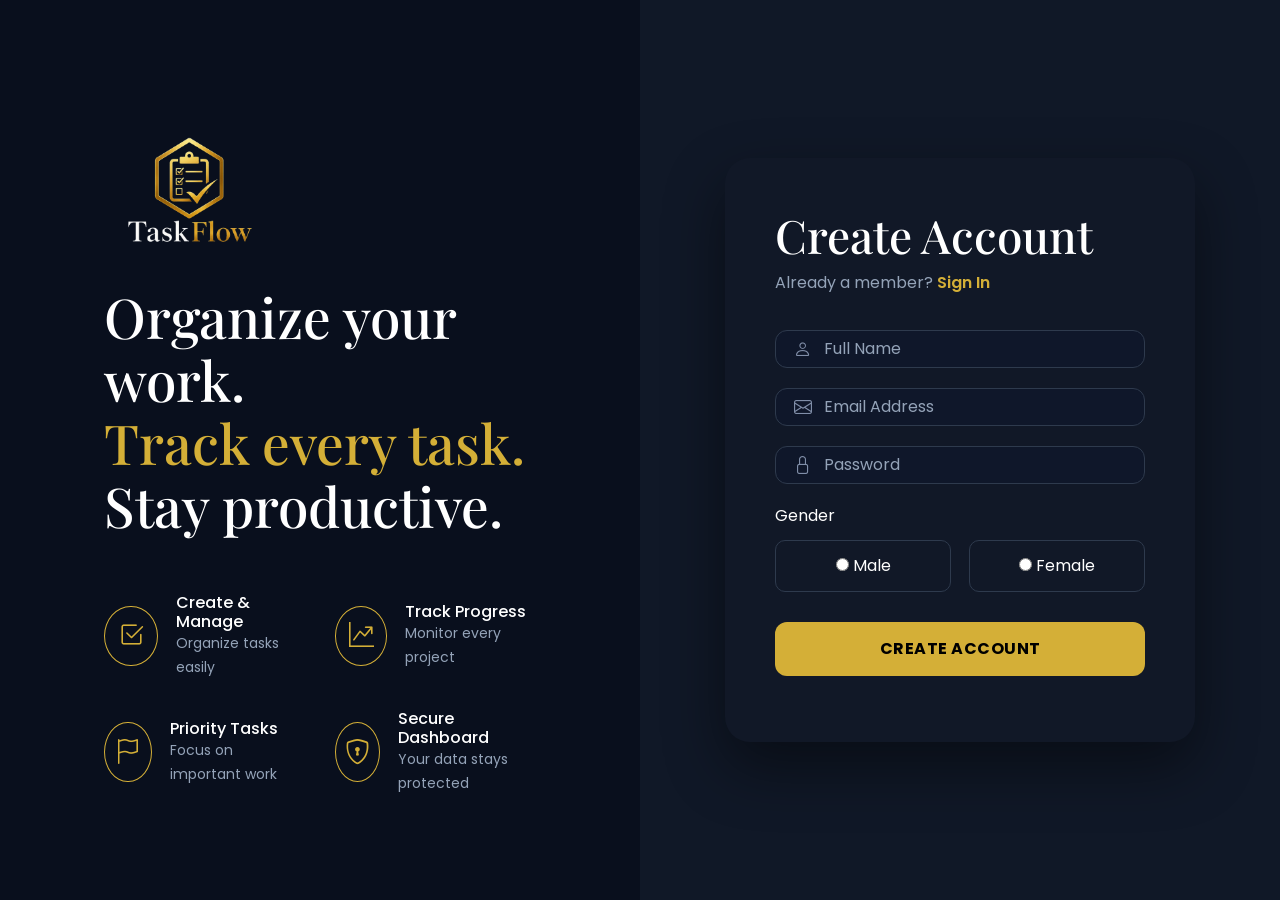
<file: Practice API/index.html>
<!DOCTYPE html>
<html lang="en">

<head>
    <meta charset="UTF-8">
    <meta name="viewport" content="width=device-width, initial-scale=1.0">
    <title>SignUp</title>
    <link href="https://cdn.jsdelivr.net/npm/bootstrap@5.0.2/dist/css/bootstrap.min.css" rel="stylesheet"
        integrity="sha384-EVSTQN3/azprG1Anm3QDgpJLIm9Nao0Yz1ztcQTwFspd3yD65VohhpuuCOmLASjC" crossorigin="anonymous">
    <link rel="stylesheet" href="https://cdn.jsdelivr.net/npm/bootstrap-icons@1.11.3/font/bootstrap-icons.min.css">
    <link rel="stylesheet" href="./css/index.css">
</head>

<body>

    <div class="container-fluid vh-100">
        <div class="row h-100">

            <!-- Left Side -->
            <div class="col-lg-6 left-section">

                <div class="left-content">

                        <img src="../Practice API/images/Logo.png" class="logo" alt="TaskFlow Logo">

                    <h1 class="hero-title">
                        Organize your work.<br>
                        <span>Track every task.</span><br>
                        Stay productive.
                    </h1>

                    <div class="feature-grid">

                        <div class="feature-item">
                            <div class="icon-circle">
                                <i class="bi bi-check2-square"></i>
                            </div>
                            <div>
                                <h6>Create & Manage</h6>
                                <small>Organize tasks easily</small>
                            </div>
                        </div>

                        <div class="feature-item">
                            <div class="icon-circle">
                                <i class="bi bi-graph-up-arrow"></i>
                            </div>
                            <div>
                                <h6>Track Progress</h6>
                                <small>Monitor every project</small>
                            </div>
                        </div>

                        <div class="feature-item">
                            <div class="icon-circle">
                                <i class="bi bi-flag"></i>
                            </div>
                            <div>
                                <h6>Priority Tasks</h6>
                                <small>Focus on important work</small>
                            </div>
                        </div>

                        <div class="feature-item">
                            <div class="icon-circle">
                                <i class="bi bi-shield-lock"></i>
                            </div>
                            <div>
                                <h6>Secure Dashboard</h6>
                                <small>Your data stays protected</small>
                            </div>
                        </div>

                    </div>

                </div>

            </div>

            <!-- Right Side -->

            <div class="col-lg-6 right-section">

                <form id="signupForm" class="signup-card">

                    <h2>Create Account</h2>

                    <p class="login-link">
                        Already a member?
                        <a href="./Login.html">Sign In</a>
                    </p>

                    <div class="input-group-custom">
                        <i class="bi bi-person"></i>
                        <input type="text" id="fullName" class="form-control" placeholder="Full Name" required>
                    </div>

                    <div class="input-group-custom">
                        <i class="bi bi-envelope"></i>
                        <input type="email" id="email" class="form-control" placeholder="Email Address" required>
                    </div>

                    <div class="input-group-custom">
                        <i class="bi bi-lock"></i>
                        <input type="password" id="pwd" class="form-control" placeholder="Password" required>
                    </div>

                    <label class="gender-title">Gender</label>

                    <div class="gender-box">

                        <label class="gender-option">
                            <input type="radio" name="gender" value="male">
                            Male
                        </label>

                        <label class="gender-option">
                            <input type="radio" name="gender" value="female">
                            Female
                        </label>

                    </div>

                    <button class="signup-btn">
                        CREATE ACCOUNT
                    </button>

                    <p id="message"></p>

                </form>

            </div>

        </div>
    </div>

    <script src="./js/index.js"></script>
    <script src="https://cdn.jsdelivr.net/npm/bootstrap@5.0.2/dist/js/bootstrap.bundle.min.js"
        integrity="sha384-MrcW6ZMFYlzcLA8Nl+NtUVF0sA7MsXsP1UyJoMp4YLEuNSfAP+JcXn/tWtIaxVXM"
        crossorigin="anonymous"></script>

</body>

</html>
</file>
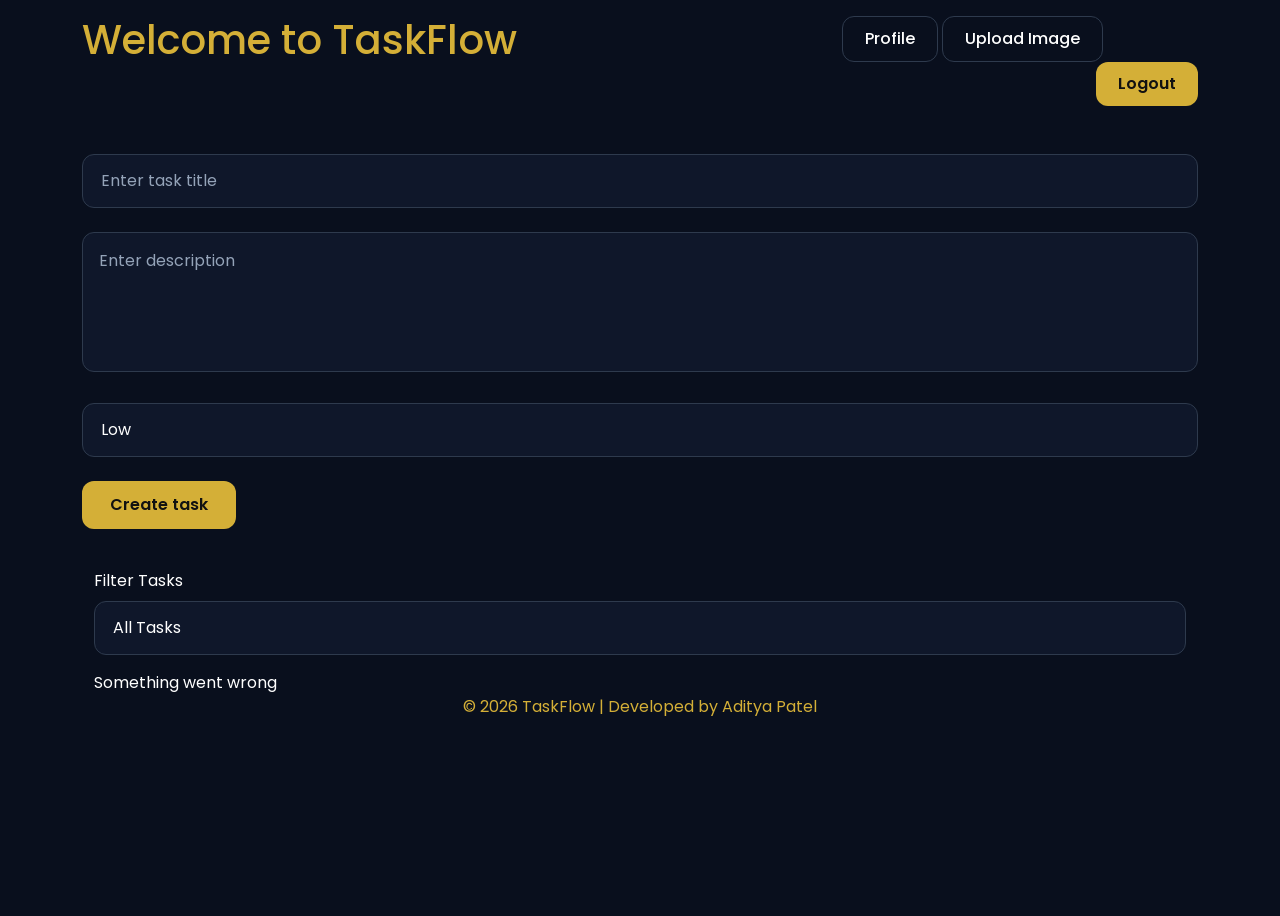
<file: Practice API/Dashboard.html>
<!DOCTYPE html>
<html lang="en">

<head>
    <meta charset="UTF-8">
    <meta name="viewport" content="width=device-width, initial-scale=1.0">
    <title>Dashboard</title>
    <link href="https://cdn.jsdelivr.net/npm/bootstrap@5.0.2/dist/css/bootstrap.min.css" rel="stylesheet"
        integrity="sha384-EVSTQN3/azprG1Anm3QDgpJLIm9Nao0Yz1ztcQTwFspd3yD65VohhpuuCOmLASjC" crossorigin="anonymous">
        <link rel="stylesheet" href="./css/dashboard.css">
    <style>
        .btn-danger {
            float: right;
            /* width: 100%; */
        }
    </style>

</head>

<body>

        <div class="container mt-3">
            <div class="row">
                <div class="col-8">
                    <h1>Welcome to <span>TaskFlow</span></h1>
                </div>
                <div class="col-4">
                    <button class="btn btn-primary" id="profileBtn">Profile</button>
                    <button class="btn btn-success" onclick="window.location.href='upload.html'">
                        Upload Image
                    </button>
                    <button class="btn btn-danger" id="logoutBtn">Logout</button>
                </div>
            </div>
        </div>

        <div class="container mt-5">

            <form action="#" id="taskForm">
                <input type="text" class="form-control mb-4" placeholder="Enter task title" id="title">
                <textarea id="description" placeholder="Enter description" class="class-form mb-4"></textarea>
                <select name="priority" id="priority" class="form-control mb-4">
                    <option value="low">Low</option>
                    <option value="medium">Medium</option>
                    <option value="high">High</option>
                </select>
                <button type="submit" class="btn btn-primary mb-2">Create task</button>
                <p id="message"></p>
            </form>



            <div class="container">
                <div class="row">
                    <div class="mb-3 mt-3">
                        <label for="priorityFilter" class="form-label">Filter Tasks</label>
                        <select id="priorityFilter" class="form-select">
                            <option value="">All Tasks</option>
                            <option value="high">High Priority</option>
                            <option value="medium">Medium Priority</option>
                            <option value="low">Low Priority</option>
                        </select>
                    </div>
                    <div id="taskList"></div>
                </div>
            </div>

        </div>

        <footer>© 2026 TaskFlow | Developed by Aditya Patel</footer>

    <script src="./js/Dashboard.js"></script>
    <script src="https://cdn.jsdelivr.net/npm/bootstrap@5.0.2/dist/js/bootstrap.bundle.min.js"
        integrity="sha384-MrcW6ZMFYlzcLA8Nl+NtUVF0sA7MsXsP1UyJoMp4YLEuNSfAP+JcXn/tWtIaxVXM"
        crossorigin="anonymous"></script>
</body>

</html>
</file>
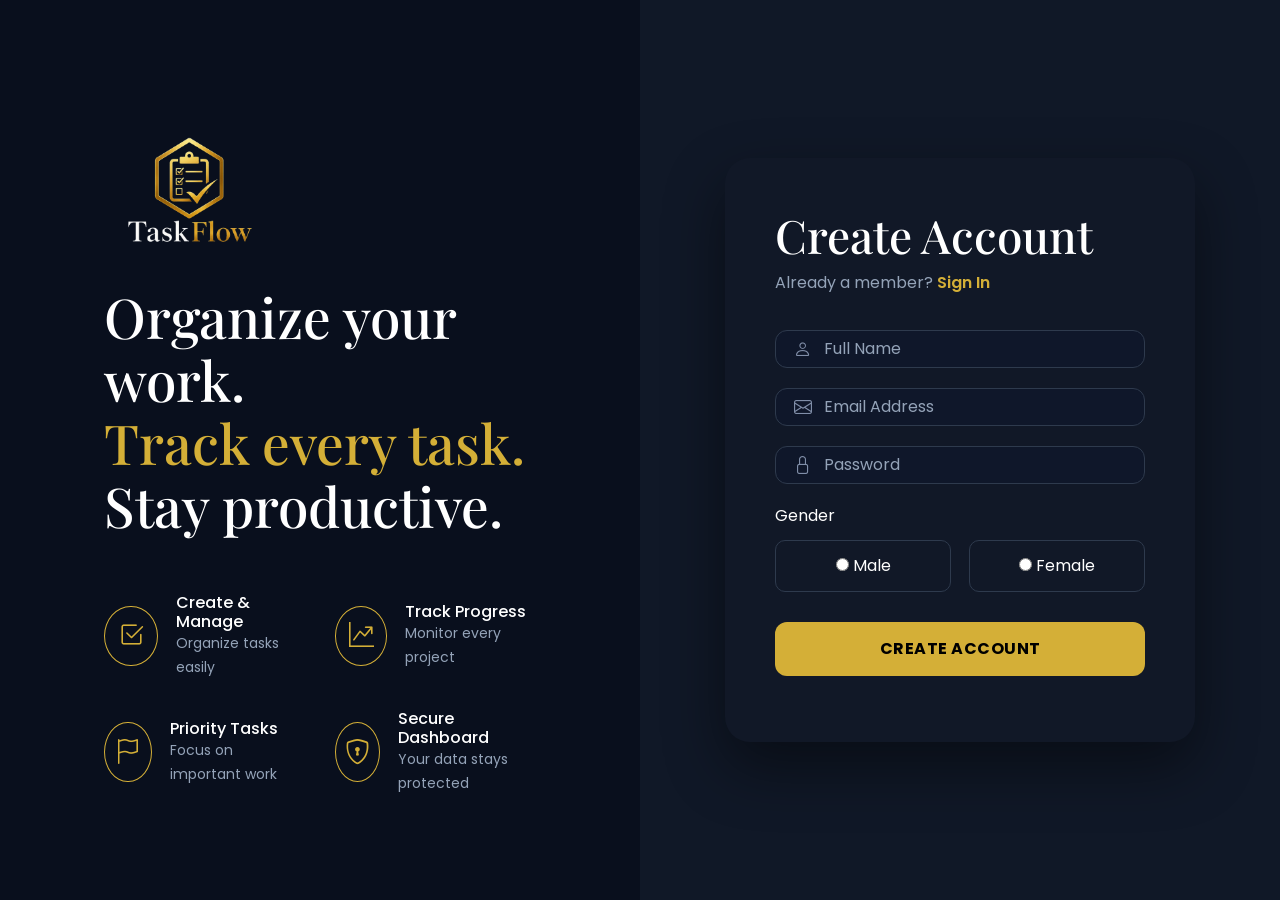
<file: Practice API/signUp.html>
<!DOCTYPE html>
<html lang="en">

<head>
    <meta charset="UTF-8">
    <meta name="viewport" content="width=device-width, initial-scale=1.0">
    <title>SignUp</title>
    <link href="https://cdn.jsdelivr.net/npm/bootstrap@5.0.2/dist/css/bootstrap.min.css" rel="stylesheet"
        integrity="sha384-EVSTQN3/azprG1Anm3QDgpJLIm9Nao0Yz1ztcQTwFspd3yD65VohhpuuCOmLASjC" crossorigin="anonymous">
    <link rel="stylesheet" href="https://cdn.jsdelivr.net/npm/bootstrap-icons@1.11.3/font/bootstrap-icons.min.css">
    <link rel="stylesheet" href="./css/signUp.css">
</head>

<body>

    <div class="container-fluid vh-100">
        <div class="row h-100">

            <!-- Left Side -->
            <div class="col-lg-6 left-section">

                <div class="left-content">

                        <img src="../Practice API/images/Logo.png" class="logo" alt="TaskFlow Logo">

                    <h1 class="hero-title">
                        Organize your work.<br>
                        <span>Track every task.</span><br>
                        Stay productive.
                    </h1>

                    <div class="feature-grid">

                        <div class="feature-item">
                            <div class="icon-circle">
                                <i class="bi bi-check2-square"></i>
                            </div>
                            <div>
                                <h6>Create & Manage</h6>
                                <small>Organize tasks easily</small>
                            </div>
                        </div>

                        <div class="feature-item">
                            <div class="icon-circle">
                                <i class="bi bi-graph-up-arrow"></i>
                            </div>
                            <div>
                                <h6>Track Progress</h6>
                                <small>Monitor every project</small>
                            </div>
                        </div>

                        <div class="feature-item">
                            <div class="icon-circle">
                                <i class="bi bi-flag"></i>
                            </div>
                            <div>
                                <h6>Priority Tasks</h6>
                                <small>Focus on important work</small>
                            </div>
                        </div>

                        <div class="feature-item">
                            <div class="icon-circle">
                                <i class="bi bi-shield-lock"></i>
                            </div>
                            <div>
                                <h6>Secure Dashboard</h6>
                                <small>Your data stays protected</small>
                            </div>
                        </div>

                    </div>

                </div>

            </div>

            <!-- Right Side -->

            <div class="col-lg-6 right-section">

                <form id="signupForm" class="signup-card">

                    <h2>Create Account</h2>

                    <p class="login-link">
                        Already a member?
                        <a href="./Login.html">Sign In</a>
                    </p>

                    <div class="input-group-custom">
                        <i class="bi bi-person"></i>
                        <input type="text" id="fullName" class="form-control" placeholder="Full Name" required>
                    </div>

                    <div class="input-group-custom">
                        <i class="bi bi-envelope"></i>
                        <input type="email" id="email" class="form-control" placeholder="Email Address" required>
                    </div>

                    <div class="input-group-custom">
                        <i class="bi bi-lock"></i>
                        <input type="password" id="pwd" class="form-control" placeholder="Password" required>
                    </div>

                    <label class="gender-title">Gender</label>

                    <div class="gender-box">

                        <label class="gender-option">
                            <input type="radio" name="gender" value="male">
                            Male
                        </label>

                        <label class="gender-option">
                            <input type="radio" name="gender" value="female">
                            Female
                        </label>

                    </div>

                    <button class="signup-btn">
                        CREATE ACCOUNT
                    </button>

                    <p id="message"></p>

                </form>

            </div>

        </div>
    </div>

    <script src="./js/signUp.js"></script>
    <script src="https://cdn.jsdelivr.net/npm/bootstrap@5.0.2/dist/js/bootstrap.bundle.min.js"
        integrity="sha384-MrcW6ZMFYlzcLA8Nl+NtUVF0sA7MsXsP1UyJoMp4YLEuNSfAP+JcXn/tWtIaxVXM"
        crossorigin="anonymous"></script>

</body>

</html>
</file>
<file: Practice API/css/index.css>
@import url('./variable.css');
/* ==========================================
   Left Section
========================================== */

.left-section {
    display: flex;
    justify-content: center;
    align-items: center;
    background: var(--bg-primary);
}

.left-content {
    width: 70%;
}

.logo {
    width: 170px;
    margin-bottom: 10px;
}

.hero-title {
    font-family: var(--heading-font);
    font-size: 55px;
    line-height: 1.15;
    color: var(--text-light);
    margin-bottom: 55px;
}

.hero-title span {
    color: var(--primary-color);
}

/* ==========================================
   Feature Grid
========================================== */

.feature-grid {
    display: grid;
    grid-template-columns: repeat(2, 1fr);
    gap: 30px;
}

.feature-item {
    display: flex;
    align-items: center;
}

.icon-circle {
    width: 60px;
    height: 60px;

    display: flex;
    justify-content: center;
    align-items: center;

    border: 1px solid var(--primary-color);
    border-radius: var(--radius-round);

    color: var(--primary-color);
    font-size: 25px;

    margin-right: 18px;
}

.feature-item h6 {
    color: var(--text-light);
    margin: 0;
}

.feature-item small {
    color: var(--text-muted);
}

/* ==========================================
   Right Section
========================================== */

.right-section {
    display: flex;
    justify-content: center;
    align-items: center;

    background: var(--bg-secondary);
}

.signup-card {
    width: 470px;
    padding: 50px;

    background: var(--card-bg);

    border-radius: var(--radius-lg);
    box-shadow: var(--card-shadow);
}

.signup-card h2 {
    font-family: var(--heading-font);
    font-size: 46px;
    color: var(--text-light);
}

.login-link {
    color: var(--text-muted);
    margin-bottom: 35px;
}

.login-link a {
    color: var(--primary-color);
    text-decoration: none;
    font-weight: 600;
}

/* ==========================================
   Input Fields
========================================== */

.input-group-custom {
    display: flex;
    align-items: center;

    margin-bottom: 20px;
    padding: 0 18px;

    background: var(--input-bg);

    border: 1px solid var(--border-color);
    border-radius: var(--radius-md);
}

.input-group-custom i {
    color: var(--icon-color);
    font-size: 18px;
}

.input-group-custom input {
    border: none !important;
    background: transparent !important;
    color: var(--text-light) !important;
    box-shadow: none !important;
}

.input-group-custom input::placeholder {
    color: var(--text-muted);
}

/* ==========================================
   Gender Selection
========================================== */

.gender-title {
    color: var(--text-light);
    margin-bottom: 12px;
}

.gender-box {
    display: flex;
    gap: 18px;
    margin-bottom: 30px;
}

.gender-option {
    flex: 1;

    padding: 13px;

    border: 1px solid var(--border-color);
    border-radius: var(--radius-sm);

    text-align: center;
    color: var(--text-light);

    cursor: pointer;
    transition: var(--transition);
}

.gender-option:hover {
    border-color: var(--primary-color);
}

/* ==========================================
   Buttons
========================================== */

.signup-btn {
    width: 100%;
    padding: 15px;

    background: var(--primary-color);
    color: #000;

    border: none;
    border-radius: var(--radius-md);

    font-weight: 700;
    letter-spacing: .5px;

    cursor: pointer;
    transition: var(--transition);
}

.signup-btn:hover {
    background: var(--primary-hover);
    transform: translateY(-2px);
}

/* ==========================================
   Responsive
========================================== */

@media (max-width: 992px) {

    .left-section {
        display: none;
    }

    .signup-card {
        width: 90%;
        padding: 35px;
    }

    .signup-card h2 {
        font-size: 36px;
    }
}
</file>
<file: Practice API/css/dashboard.css>
@import url('./variable.css');

/* ===================================
   Dashboard
=================================== */

body{

    background:var(--bg-primary);

    color:var(--text-light);

    font-family:var(--body-font);

    min-height:100vh;
}

/* ===============================
Header
=============================== */

h1{
    color: var(--primary-color);
}

/* ===============================
Header Buttons
=============================== */

.header-actions{

    display:flex;

    justify-content:flex-end;

    gap:12px;

    flex-wrap:wrap;
}

.btn-outline-custom{

    background:transparent;

    color:var(--text-light);

    border:1px solid var(--border-color);

    border-radius:var(--radius-md);

    padding:10px 20px;

    transition:var(--transition);
}

.btn-outline-custom:hover{

    border-color:var(--primary-color);

    color:var(--primary-color);
}

.btn-gold{

    background:var(--primary-color);

    color:#000;

    border:none;

    border-radius:var(--radius-md);

    padding:10px 24px;

    font-weight:600;

    transition:var(--transition);
}

.btn-gold:hover{

    background:var(--primary-hover);

    transform:translateY(-2px);
}

/* ===================================
   TaskFlow Button Theme
=================================== */

/* Profile Button */

.btn-primary {
    background: transparent !important;
    border: 1px solid var(--border-color) !important;
    color: var(--text-light) !important;
    border-radius: var(--radius-md);
    padding: 10px 22px;
    font-weight: 500;
    transition: var(--transition);
}

.btn-primary:hover {
    background: rgba(212, 175, 55, 0.08) !important;
    border-color: var(--primary-color) !important;
    color: var(--primary-color) !important;
    transform: translateY(-2px);
}

/* Upload Button */

.btn-success {
    background: transparent !important;
    border: 1px solid var(--border-color) !important;
    color: var(--text-light) !important;
    border-radius: var(--radius-md);
    padding: 10px 22px;
    font-weight: 500;
    transition: var(--transition);
}

.btn-success:hover {
    background: rgba(212, 175, 55, 0.08) !important;
    border-color: var(--primary-color) !important;
    color: var(--primary-color) !important;
    transform: translateY(-2px);
}

/* Create Task Button */

#taskForm .btn-primary {
    background: var(--primary-color) !important;
    color: #111 !important;
    border: none !important;
    font-weight: 600;
    padding: 12px 28px;
}

#taskForm .btn-primary:hover {
    background: var(--primary-hover) !important;
    color: #111 !important;
}

/* Logout Button */

#logoutBtn {
    background: var(--primary-color) !important;
    color: #111 !important;
    border: none !important;
    border-radius: var(--radius-md);
    padding: 10px 22px;
    font-weight: 600;
    transition: var(--transition);
}

#logoutBtn:hover {
    background: var(--primary-hover) !important;
    transform: translateY(-2px);
}

/* Delete Button inside cards */

.btn-danger {
    background: transparent !important;
    border: 1px solid #dc3545 !important;
    color: #dc3545 !important;
    border-radius: var(--radius-md);
    transition: var(--transition);
}

.btn-danger:hover {
    background: #dc3545 !important;
    color: white !important;
    transform: translateY(-2px);
}

/* ===============================
Cards
=============================== */

.dashboard-card{

    background:var(--card-bg);

    border-radius:var(--radius-lg);

    padding:35px;

    box-shadow:var(--card-shadow);
}

.card-title{

    color:var(--text-light);

    margin-bottom:25px;

    font-weight:600;
}

/* ===============================
Inputs
=============================== */

.form-control,
.form-select{

    background:var(--input-bg)!important;

    border:1px solid var(--border-color);

    color:var(--text-light)!important;

    border-radius:var(--radius-md);

    padding:14px 18px;
}

textarea{

    width:100%;

    min-height:140px;

    resize:none;

    background:var(--input-bg)!important;

    border:1px solid var(--border-color);

    color:white;

    border-radius:var(--radius-md);

    padding:16px;
}

.form-control:focus,
.form-select:focus,
textarea:focus{

    background:var(--input-bg);

    border-color:var(--primary-color);

    color:white;

    box-shadow:0 0 0 .2rem rgba(212,175,55,.18);
}

::placeholder{

    color:var(--text-muted)!important;
}

/* ===============================
Task List
=============================== */

#taskList{

    display:flex;

    flex-direction:column;

    gap:20px;
}

/* Your JS-generated cards will inherit these */

.task-card{

    background:var(--input-bg);

    border-left:4px solid var(--primary-color);

    padding:22px;

    border-radius:var(--radius-md);

    transition:var(--transition);
}

.task-card:hover{

    transform:translateY(-3px);

    box-shadow:var(--card-shadow);
}

/* ===============================
Responsive
=============================== */

@media(max-width:992px){

.dashboard-title{

font-size:34px;

}

.header-actions{

justify-content:flex-start;

margin-top:25px;

}

.dashboard-card{

padding:25px;

}

}

/* ===================================
   Dynamic Task Cards (Generated by JS)
=================================== */

.card {
    background: var(--card-bg);
    border: 1px solid var(--border-color);
    border-left: 5px solid var(--primary-color);
    border-radius: var(--radius-lg);
    box-shadow: var(--card-shadow);
    transition: var(--transition);
    overflow: hidden;
}

.card:hover {
    transform: translateY(-4px);
    box-shadow: 0 15px 40px rgba(0, 0, 0, .35);
}

.card-body {
    padding: 25px;
}

.card-body h5 {
    color: var(--text-light);
    font-size: 22px;
    font-weight: 600;
    margin-bottom: 15px;
}

.card-body p {
    color: var(--text-muted);
    margin-bottom: 12px;
    line-height: 1.6;
}

.card-body strong {
    color: var(--primary-color);
}

/* ===================================
   Status Badge
=================================== */

.badge {
    padding: 8px 16px;
    border-radius: 30px;
    font-size: 13px;
    font-weight: 600;
    text-transform: capitalize;
}

.bg-primary {
    background: rgba(212, 175, 55, .15) !important;
    color: var(--primary-color) !important;
    border: 1px solid rgba(212, 175, 55, .35);
}

/* ===================================
   Status Dropdown
=================================== */

.card .form-select {
    flex: 1;
    background: var(--input-bg);
    border: 1px solid var(--border-color);
    color: var(--text-light);
}

.card .form-select option {
    background: var(--card-bg);
    color: var(--text-light);
}

/* ===================================
   Delete Button
=================================== */

.btn-danger {
    background: #dc3545;
    border: none;
    border-radius: var(--radius-md);
    padding: 10px 18px;
    transition: var(--transition);
}

.btn-danger:hover {
    background: #bb2d3b;
    transform: translateY(-2px);
}

/* ===================================
   Task Action Area
=================================== */

.card .d-flex.gap-2 {
    margin-top: 20px;
    align-items: center;
}

/* ===================================
   Empty Task Message
=================================== */

#taskList:empty::before {
    content: "No tasks available.";
    display: block;
    text-align: center;
    padding: 40px;
    color: var(--text-muted);
    font-size: 18px;
}

footer{
    text-align: center;
    color: var(--primary-color);
    margin-bottom: 15px;
}
/* ===================================
   Responsive
=================================== */

@media (max-width: 768px) {

    .card .d-flex.gap-2 {
        flex-direction: column;
    }

    .btn-danger {
        width: 100%;
    }

    .card .form-select {
        width: 100%;
    }
}
</file>
<file: Practice API/css/signUp.css>
@import url('./variable.css');
/* ==========================================
   Left Section
========================================== */

.left-section {
    display: flex;
    justify-content: center;
    align-items: center;
    background: var(--bg-primary);
}

.left-content {
    width: 70%;
}

.logo {
    width: 170px;
    margin-bottom: 10px;
}

.hero-title {
    font-family: var(--heading-font);
    font-size: 55px;
    line-height: 1.15;
    color: var(--text-light);
    margin-bottom: 55px;
}

.hero-title span {
    color: var(--primary-color);
}

/* ==========================================
   Feature Grid
========================================== */

.feature-grid {
    display: grid;
    grid-template-columns: repeat(2, 1fr);
    gap: 30px;
}

.feature-item {
    display: flex;
    align-items: center;
}

.icon-circle {
    width: 60px;
    height: 60px;

    display: flex;
    justify-content: center;
    align-items: center;

    border: 1px solid var(--primary-color);
    border-radius: var(--radius-round);

    color: var(--primary-color);
    font-size: 25px;

    margin-right: 18px;
}

.feature-item h6 {
    color: var(--text-light);
    margin: 0;
}

.feature-item small {
    color: var(--text-muted);
}

/* ==========================================
   Right Section
========================================== */

.right-section {
    display: flex;
    justify-content: center;
    align-items: center;

    background: var(--bg-secondary);
}

.signup-card {
    width: 470px;
    padding: 50px;

    background: var(--card-bg);

    border-radius: var(--radius-lg);
    box-shadow: var(--card-shadow);
}

.signup-card h2 {
    font-family: var(--heading-font);
    font-size: 46px;
    color: var(--text-light);
}

.login-link {
    color: var(--text-muted);
    margin-bottom: 35px;
}

.login-link a {
    color: var(--primary-color);
    text-decoration: none;
    font-weight: 600;
}

/* ==========================================
   Input Fields
========================================== */

.input-group-custom {
    display: flex;
    align-items: center;

    margin-bottom: 20px;
    padding: 0 18px;

    background: var(--input-bg);

    border: 1px solid var(--border-color);
    border-radius: var(--radius-md);
}

.input-group-custom i {
    color: var(--icon-color);
    font-size: 18px;
}

.input-group-custom input {
    border: none !important;
    background: transparent !important;
    color: var(--text-light) !important;
    box-shadow: none !important;
}

.input-group-custom input::placeholder {
    color: var(--text-muted);
}

/* ==========================================
   Gender Selection
========================================== */

.gender-title {
    color: var(--text-light);
    margin-bottom: 12px;
}

.gender-box {
    display: flex;
    gap: 18px;
    margin-bottom: 30px;
}

.gender-option {
    flex: 1;

    padding: 13px;

    border: 1px solid var(--border-color);
    border-radius: var(--radius-sm);

    text-align: center;
    color: var(--text-light);

    cursor: pointer;
    transition: var(--transition);
}

.gender-option:hover {
    border-color: var(--primary-color);
}

/* ==========================================
   Buttons
========================================== */

.signup-btn {
    width: 100%;
    padding: 15px;

    background: var(--primary-color);
    color: #000;

    border: none;
    border-radius: var(--radius-md);

    font-weight: 700;
    letter-spacing: .5px;

    cursor: pointer;
    transition: var(--transition);
}

.signup-btn:hover {
    background: var(--primary-hover);
    transform: translateY(-2px);
}

/* ==========================================
   Responsive
========================================== */

@media (max-width: 992px) {

    .left-section {
        display: none;
    }

    .signup-card {
        width: 90%;
        padding: 35px;
    }

    .signup-card h2 {
        font-size: 36px;
    }
}
</file>
